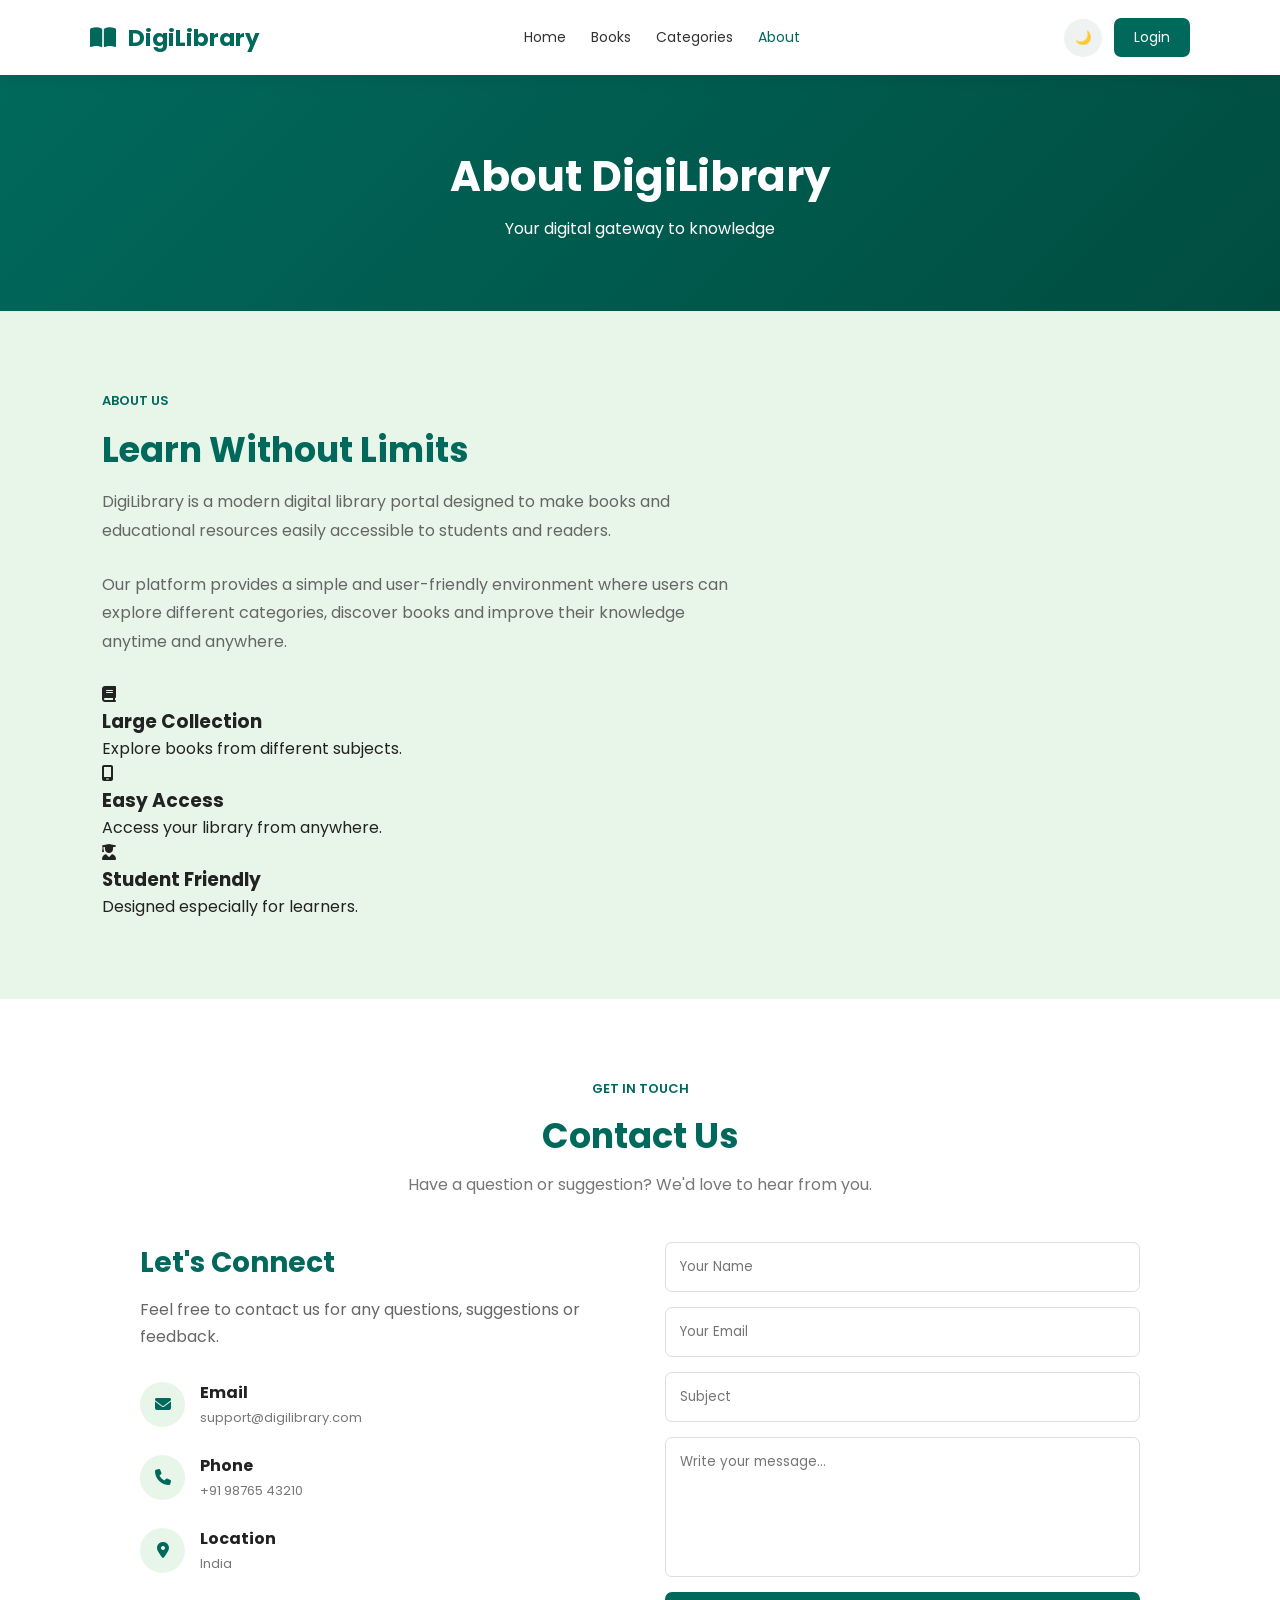
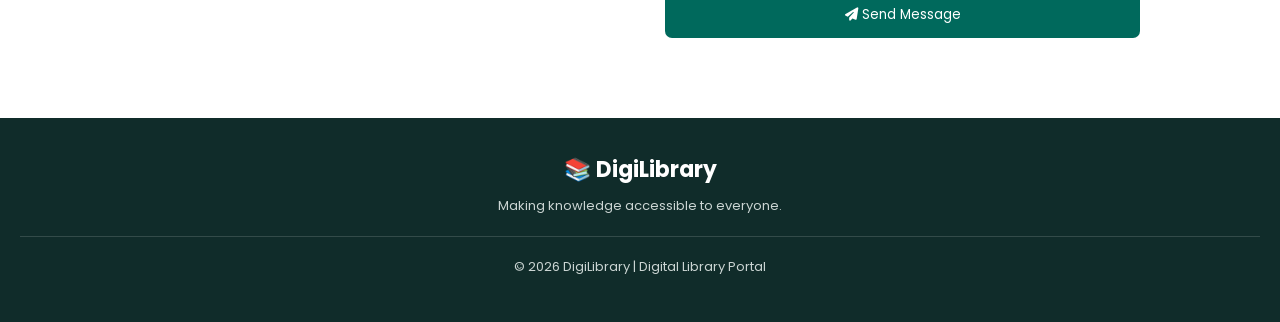
<file: about.html>
<!DOCTYPE html>
<html lang="en">

<head>

    <meta charset="UTF-8">

    <meta name="viewport"
    content="width=device-width, initial-scale=1.0">

    <title>About | DigiLibrary</title>

    <link rel="stylesheet"
    href="style.css">

    <link rel="stylesheet"
    href="https://cdnjs.cloudflare.com/ajax/libs/font-awesome/6.5.2/css/all.min.css">

</head>


<body>


<!-- NAVBAR -->

<header>

    <div class="logo">

        <i class="fa-solid fa-book-open"></i>

        DigiLibrary

    </div>


    <nav>

        <a href="index.html">
            Home
        </a>

        <a href="books.html">
            Books
        </a>

        <a href="categories.html">
            Categories
        </a>

        <a href="about.html"
        class="active">
            About
        </a>

    </nav>


    <div class="nav-right">

        <button id="darkMode">
            🌙
        </button>

        <a href="login.html"
        class="login-btn">
            Login
        </a>

    </div>

</header>



<!-- PAGE TITLE -->

<section class="page-title">

    <h1>About DigiLibrary</h1>

    <p>
        Your digital gateway to knowledge
    </p>

</section>



<!-- ABOUT -->

<section class="home-about">

    <p class="small-title">
        ABOUT US
    </p>

    <h2>
        Learn Without Limits
    </h2>

    <p>

        DigiLibrary is a modern digital library portal
        designed to make books and educational resources
        easily accessible to students and readers.

    </p>

    <p>

        Our platform provides a simple and user-friendly
        environment where users can explore different
        categories, discover books and improve their
        knowledge anytime and anywhere.

    </p>


    <div class="about-features">

        <div>

            <i class="fa-solid fa-book"></i>

            <h3>
                Large Collection
            </h3>

            <p>
                Explore books from different subjects.
            </p>

        </div>


        <div>

            <i class="fa-solid fa-mobile-screen"></i>

            <h3>
                Easy Access
            </h3>

            <p>
                Access your library from anywhere.
            </p>

        </div>


        <div>

            <i class="fa-solid fa-user-graduate"></i>

            <h3>
                Student Friendly
            </h3>

            <p>
                Designed especially for learners.
            </p>

        </div>

    </div>

</section>



<!-- CONTACT US -->

<section class="contact-section">

    <div class="contact-heading">

        <p class="small-title">
            GET IN TOUCH
        </p>

        <h2>
            Contact Us
        </h2>

        <p>
            Have a question or suggestion?
            We'd love to hear from you.
        </p>

    </div>


    <div class="contact-container">


        <!-- CONTACT INFORMATION -->

        <div class="contact-info">

            <h3>
                Let's Connect
            </h3>

            <p>
                Feel free to contact us for any
                questions, suggestions or feedback.
            </p>


            <div class="contact-item">

                <i class="fa-solid fa-envelope"></i>

                <div>

                    <h4>Email</h4>

                    <p>
                        support@digilibrary.com
                    </p>

                </div>

            </div>


            <div class="contact-item">

                <i class="fa-solid fa-phone"></i>

                <div>

                    <h4>Phone</h4>

                    <p>
                        +91 98765 43210
                    </p>

                </div>

            </div>


            <div class="contact-item">

                <i class="fa-solid fa-location-dot"></i>

                <div>

                    <h4>Location</h4>

                    <p>
                        India
                    </p>

                </div>

            </div>

        </div>



        <!-- CONTACT FORM -->

        <form id="contactForm"
        class="contact-form">

            <input
            type="text"
            placeholder="Your Name"
            required>


            <input
            type="email"
            placeholder="Your Email"
            required>


            <input
            type="text"
            placeholder="Subject"
            required>


            <textarea
            placeholder="Write your message..."
            required></textarea>


            <button type="submit">

                <i class="fa-solid fa-paper-plane"></i>

                Send Message

            </button>

        </form>

    </div>

</section>



<!-- FOOTER -->

<footer>

    <h3>
        📚 DigiLibrary
    </h3>

    <p>
        Making knowledge accessible to everyone.
    </p>

    <hr>

    <p>
        © 2026 DigiLibrary |
        Digital Library Portal
    </p>

</footer>



<script src="script.js"></script>


<script>

document.getElementById("contactForm")
.addEventListener("submit", function(e){

    e.preventDefault();

    alert(
        "Thank you for contacting DigiLibrary! 📩\n\n" +
        "Your message has been received."
    );

    this.reset();

});

</script>


</body>

</html>
</file>
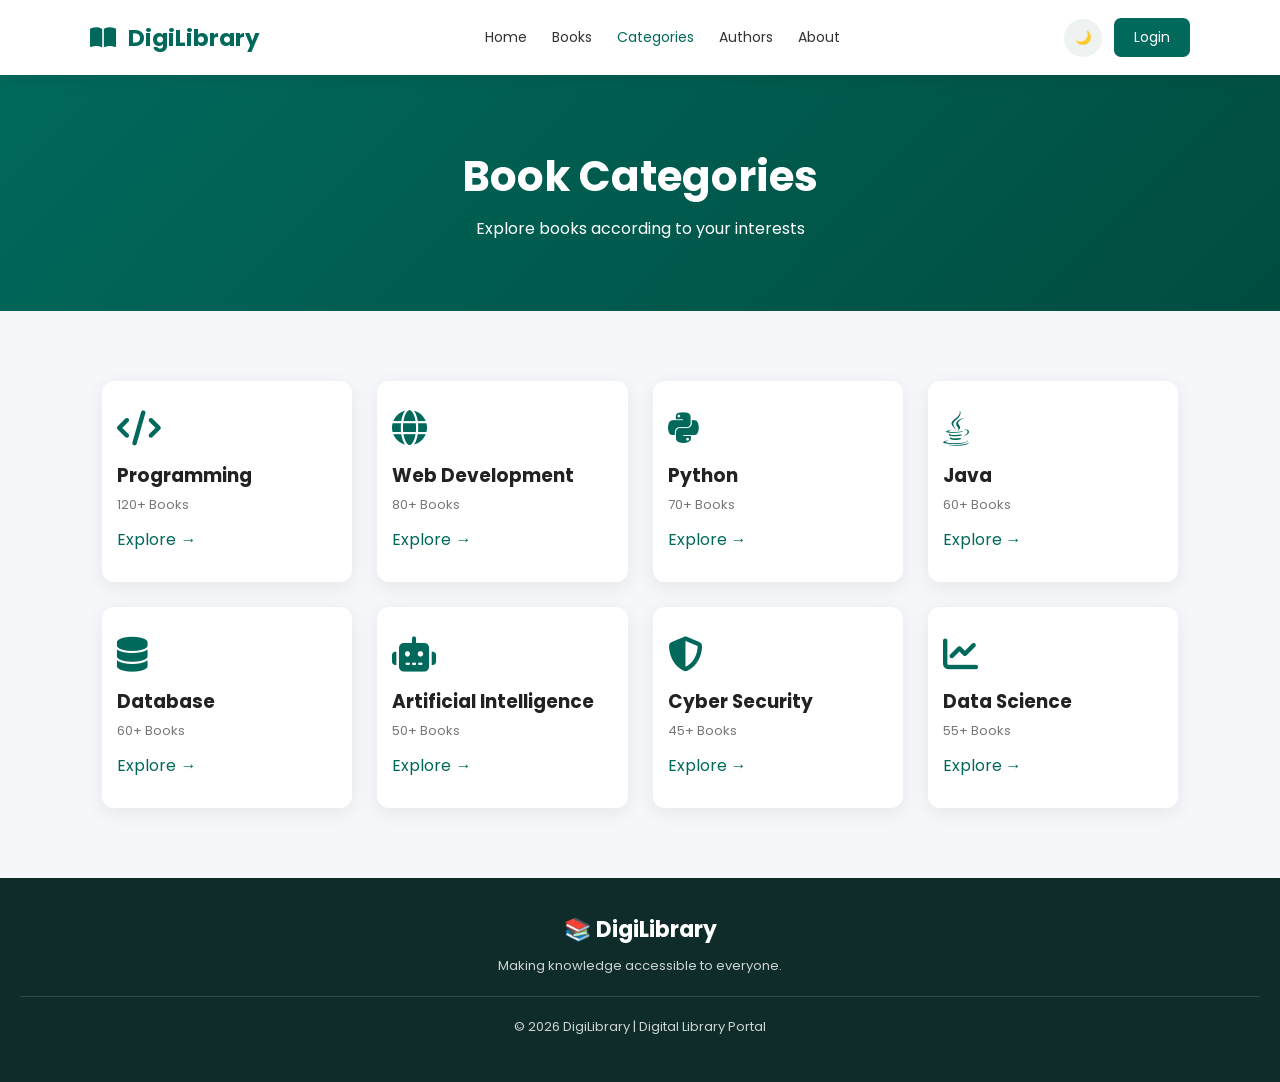
<file: categories.html>
<!DOCTYPE html>
<html lang="en">
<head>
    <meta charset="UTF-8">
    <meta name="viewport" content="width=device-width, initial-scale=1.0">
    <title>Categories | DigiLibrary</title>

    <link rel="stylesheet" href="style.css">

    <link rel="stylesheet"
    href="https://cdnjs.cloudflare.com/ajax/libs/font-awesome/6.5.2/css/all.min.css">
</head>

<body>

<!-- NAVBAR -->

<header>

    <div class="logo">
        <i class="fa-solid fa-book-open"></i>
        DigiLibrary
    </div>

    <nav>
        <a href="index.html">Home</a>
        <a href="books.html">Books</a>
        <a href="categories.html" class="active">Categories</a>
        <a href="authors.html">Authors</a>
        <a href="about.html">About</a>
    </nav>

    <div class="nav-right">
        <button id="darkMode">🌙</button>
        <a href="login.html" class="login-btn">Login</a>
    </div>

</header>


<!-- PAGE TITLE -->

<section class="page-title">

    <h1>Book Categories</h1>

    <p>
        Explore books according to your interests
    </p>

</section>


<!-- CATEGORIES -->

<section class="category-page">

    <div class="category-container">

        <div class="category-card">
            <i class="fa-solid fa-code"></i>
            <h3>Programming</h3>
            <p>120+ Books</p>
            <a href="books.html">Explore →</a>
        </div>

        <div class="category-card">
            <i class="fa-solid fa-globe"></i>
            <h3>Web Development</h3>
            <p>80+ Books</p>
            <a href="books.html">Explore →</a>
        </div>

        <div class="category-card">
            <i class="fa-brands fa-python"></i>
            <h3>Python</h3>
            <p>70+ Books</p>
            <a href="books.html">Explore →</a>
        </div>

        <div class="category-card">
            <i class="fa-brands fa-java"></i>
            <h3>Java</h3>
            <p>60+ Books</p>
            <a href="books.html">Explore →</a>
        </div>

        <div class="category-card">
            <i class="fa-solid fa-database"></i>
            <h3>Database</h3>
            <p>60+ Books</p>
            <a href="books.html">Explore →</a>
        </div>

        <div class="category-card">
            <i class="fa-solid fa-robot"></i>
            <h3>Artificial Intelligence</h3>
            <p>50+ Books</p>
            <a href="books.html">Explore →</a>
        </div>

        <div class="category-card">
            <i class="fa-solid fa-shield-halved"></i>
            <h3>Cyber Security</h3>
            <p>45+ Books</p>
            <a href="books.html">Explore →</a>
        </div>

        <div class="category-card">
            <i class="fa-solid fa-chart-line"></i>
            <h3>Data Science</h3>
            <p>55+ Books</p>
            <a href="books.html">Explore →</a>
        </div>

    </div>

</section>


<!-- FOOTER -->

<footer>

    <h3>📚 DigiLibrary</h3>

    <p>
        Making knowledge accessible to everyone.
    </p>

    <hr>

    <p>
        © 2026 DigiLibrary | Digital Library Portal
    </p>

</footer>


<script src="script.js"></script>

</body>
</html>
</file>
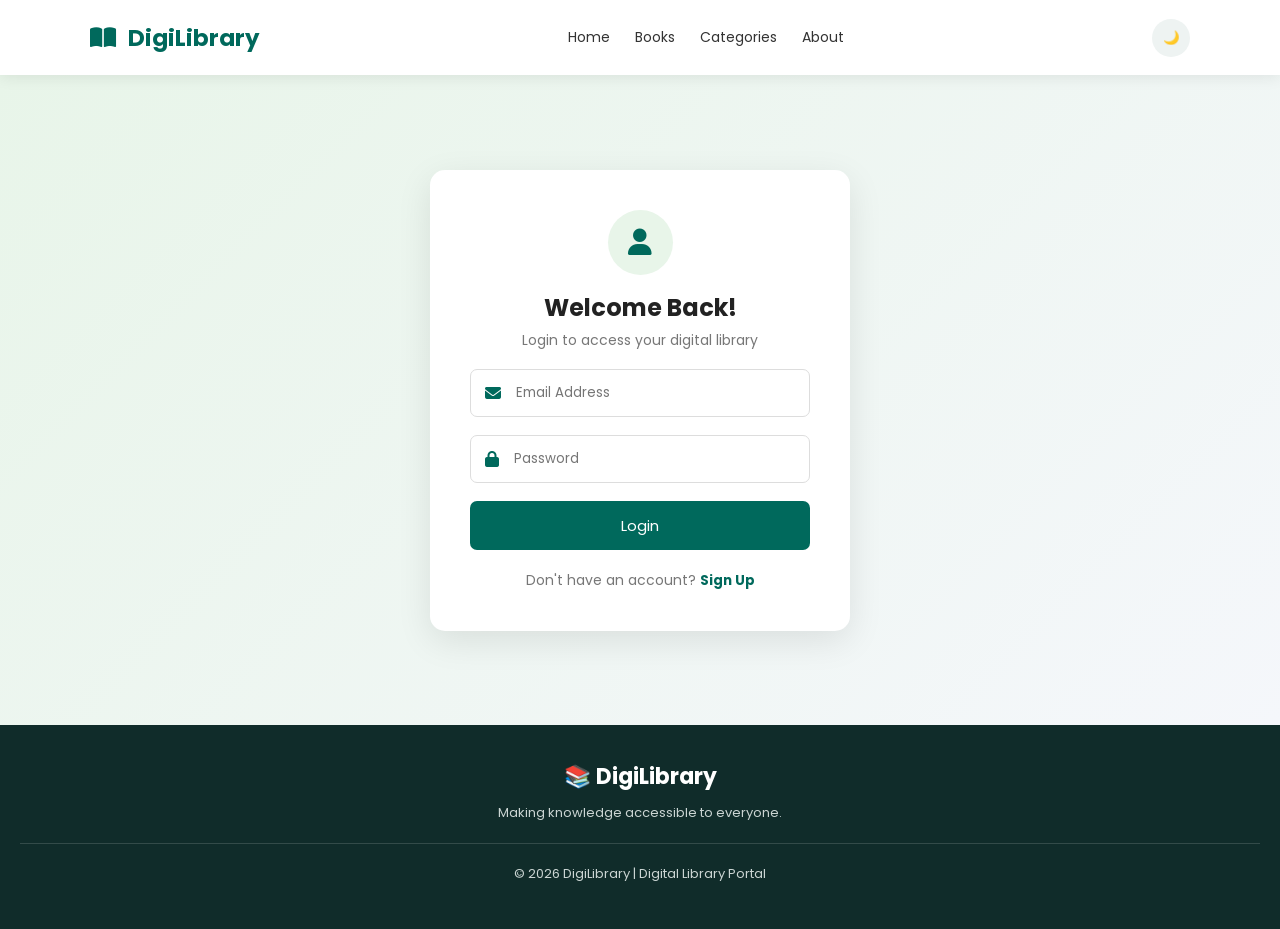
<file: login.html>
<!DOCTYPE html>
<html lang="en">
<head>
    <meta charset="UTF-8">
    <meta name="viewport" content="width=device-width, initial-scale=1.0">

    <title>Login | DigiLibrary</title>

    <link rel="stylesheet" href="style.css">

    <link rel="stylesheet"
    href="https://cdnjs.cloudflare.com/ajax/libs/font-awesome/6.5.2/css/all.min.css">
</head>

<body>

<!-- NAVBAR -->

<header>

    <div class="logo">
        <i class="fa-solid fa-book-open"></i>
        DigiLibrary
    </div>

    <nav>
        <a href="index.html">Home</a>
        <a href="books.html">Books</a>
        <a href="categories.html">Categories</a>
        <a href="about.html">About</a>
    </nav>

    <div class="nav-right">
        <button id="darkMode">🌙</button>
    </div>

</header>


<!-- LOGIN -->

<section class="login-page">

    <div class="login-box">

        <div class="login-icon">
            <i class="fa-solid fa-user"></i>
        </div>

        <h1 id="formTitle">Welcome Back!</h1>

        <p id="formSubtitle">
            Login to access your digital library
        </p>


        <form id="loginForm">

            <!-- NAME - SIGN UP ONLY -->

            <div class="input-box signup-field">

                <i class="fa-solid fa-user"></i>

                <input
                type="text"
                id="name"
                placeholder="Full Name">

            </div>


            <div class="input-box">

                <i class="fa-solid fa-envelope"></i>

                <input
                type="email"
                id="email"
                placeholder="Email Address"
                required>

            </div>


            <div class="input-box">

                <i class="fa-solid fa-lock"></i>

                <input
                type="password"
                id="password"
                placeholder="Password"
                required>

            </div>


            <button type="submit" class="login-submit">
                Login
            </button>

        </form>


        <p class="switch-text">

            Don't have an account?

            <button id="switchForm">
                Sign Up
            </button>

        </p>

    </div>

</section>


<!-- FOOTER -->

<footer>

    <h3>📚 DigiLibrary</h3>

    <p>
        Making knowledge accessible to everyone.
    </p>

    <hr>

    <p>
        © 2026 DigiLibrary | Digital Library Portal
    </p>

</footer>


<script src="script.js"></script>

<script>

const loginForm = document.getElementById("loginForm");
const switchForm = document.getElementById("switchForm");

const formTitle = document.getElementById("formTitle");
const formSubtitle = document.getElementById("formSubtitle");

const signupField =
document.querySelector(".signup-field");

let isSignup = false;


/* LOGIN / SIGN UP SWITCH */

switchForm.addEventListener("click", function(){

    isSignup = !isSignup;

    if(isSignup){

        formTitle.innerText = "Create Account";

        formSubtitle.innerText =
        "Sign up to start using DigiLibrary";

        signupField.style.display = "flex";

        loginForm.querySelector("button[type='submit']")
        .innerText = "Sign Up";

        switchForm.innerText = "Login";

        document.querySelector(".switch-text")
        .childNodes[0].textContent =
        "Already have an account? ";

    }else{

        formTitle.innerText = "Welcome Back!";

        formSubtitle.innerText =
        "Login to access your digital library";

        signupField.style.display = "none";

        loginForm.querySelector("button[type='submit']")
        .innerText = "Login";

        switchForm.innerText = "Sign Up";

        document.querySelector(".switch-text")
        .childNodes[0].textContent =
        "Don't have an account? ";
    }

});


/* FORM SUBMIT */

loginForm.addEventListener("submit", function(e){

    e.preventDefault();

    let name =
    document.getElementById("name").value;

    let email =
    document.getElementById("email").value;

    if(isSignup){

        alert(
        "Account created successfully! 🎉\nWelcome " +
        name
        );

    }else{

        alert(
        "Login successful! 📚\nWelcome back!"
        );

    }

    loginForm.reset();

});

</script>

</body>
</html>
</file>
<file: style.css>
/*  RESET  */
@import url('https://fonts.googleapis.com/css2?family=Poppins:wght@400;500;600;700&display=swap');

*{
    margin:0;
    padding:0;
    box-sizing:border-box;
    font-family:'Poppins',sans-serif;
}

html{
    scroll-behavior:smooth;
}

body{
    background:#f5f7fb;
    color:#222;
}

a{
    text-decoration:none;
}

/* ================= NAVBAR ================= */

header{
    height:75px;
    padding:0 7%;
    background:white;
    display:flex;
    align-items:center;
    justify-content:space-between;
    position:sticky;
    top:0;
    z-index:1000;
    box-shadow:0 2px 15px #00000015;
}

.logo{
    color:#00695c;
    font-size:23px;
    font-weight:700;
}

.logo i{
    margin-right:7px;
}

nav{
    display:flex;
    gap:25px;
}

nav a{
    color:#333;
    font-size:14px;
    transition:.3s;
}

nav a:hover,
nav a.active{
    color:#00695c;
}

.nav-right{
    display:flex;
    align-items:center;
    gap:12px;
}

#darkMode{
    border:0;
    background:#eef3f2;
    width:38px;
    height:38px;
    border-radius:50%;
    cursor:pointer;
}

.login-btn{
    background:#00695c;
    color:white;
    padding:9px 20px;
    border-radius:7px;
    font-size:14px;
}

/* ================= HERO ================= */

.hero{
    min-height:650px;
    background:
    linear-gradient(#00000088,#00000055),
    url("background image.png") center/cover no-repeat;

    display:flex;
    justify-content:center;
    align-items:center;
    text-align:center;
    color:white;
    padding:40px 20px;
}

.overlay{
    max-width:750px;
}

.overlay > p:first-child{
    color:#ffeb3b;
    font-size:14px;
    font-weight:600;
    letter-spacing:2px;
}

.overlay h1{
    font-size:52px;
    line-height:1.2;
    margin:15px 0;
}

.overlay h1 span{
    color:#ffeb3b;
}

.overlay p{
    line-height:1.8;
    color:#eee;
}

.hero-buttons{
    margin-top:30px;
    display:flex;
    justify-content:center;
    gap:15px;
}

.primary-btn,
.secondary-btn{
    padding:12px 24px;
    border-radius:7px;
    transition:.3s;
}

.primary-btn{
    background:#00695c;
    color:white;
}

.primary-btn:hover{
    background:#004d40;
}

.secondary-btn{
    border:1px solid white;
    color:white;
}

.secondary-btn:hover{
    background:white;
    color:#00695c;
}

/* ================= SEARCH ================= */

.search-section{
    background:white;
    padding:60px 20px;
    text-align:center;
}

.search-section h2{
    color:#00695c;
    margin-bottom:8px;
}

.search-section p{
    color:#777;
    margin-bottom:25px;
}

.search-box{
    max-width:600px;
    margin:auto;
    display:flex;
}

.search-box input{
    flex:1;
    padding:14px;
    border:2px solid #00695c;
    outline:none;
}

.search-box button{
    padding:0 22px;
    border:0;
    background:#00695c;
    color:white;
    cursor:pointer;
}

/* ================= CATEGORIES ================= */

.categories{
    padding:70px 8%;
    text-align:center;
}

.categories h2{
    color:#00695c;
    margin-bottom:35px;
}

.category-container{
    display:grid;
    grid-template-columns:repeat(4,1fr);
    gap:22px;
}

.category-card{
    background:white;
    padding:30px 15px;
    border-radius:12px;
    box-shadow:0 5px 20px #00000012;
    transition:.3s;
}

.category-card:hover{
    transform:translateY(-7px);
}

.category-card i{
    font-size:35px;
    color:#00695c;
    margin-bottom:15px;
}

.category-card h3{
    margin-bottom:5px;
}

.category-card p{
    color:#777;
    font-size:13px;
}

.category-card a{
    display:inline-block;
    margin-top:12px;
    color:#00695c;
}

/* ================= FEATURED BOOKS ================= */

.featured{
    padding:70px 8%;
    background:white;
}

.section-title{
    display:flex;
    justify-content:space-between;
    align-items:center;
    margin-bottom:35px;
}

.section-title h2{
    color:#00695c;
}

.section-title p{
    color:#777;
    margin-top:5px;
}

.section-title > a{
    color:#00695c;
}

.book-container,
.book-grid{
    display:grid;
    grid-template-columns:repeat(3,1fr);
    gap:25px;
}

.book-card{
    background:#f8fafc;
    border-radius:12px;
    overflow:hidden;
    box-shadow:0 5px 18px #00000012;
    transition:.3s;
}

.book-card:hover{
    transform:translateY(-7px);
    box-shadow:0 10px 25px #00000020;
}

.book-card img{
    width:100%;
    height:250px;
    object-fit:contain;
    background:white;
}

.book-info{
    padding:20px;
}

.book-info span{
    color:#00695c;
    font-size:12px;
}

.book-info h3{
    margin:7px 0;
}

.book-info p{
    color:#777;
    font-size:13px;
}

.rating{
    margin:12px 0;
}

.book-info a,
.book-info button{
    display:inline-block;
    background:#00695c;
    color:white;
    border:0;
    padding:9px 16px;
    border-radius:6px;
    cursor:pointer;
}

/* ================= STATISTICS ================= */

.stats{
    padding:55px 8%;
    background:#00695c;
    color:white;
    display:grid;
    grid-template-columns:repeat(4,1fr);
    text-align:center;
}

.stats i{
    font-size:28px;
    margin-bottom:10px;
}

.stats h2{
    font-size:28px;
}

.stats p{
    opacity:.85;
}

/* ================= ABOUT ================= */

.home-about{
    padding:80px 8%;
    background:#e8f5e9;
}

.small-title{
    color:#00695c;
    font-size:13px;
    font-weight:600;
}

.home-about h2{
    color:#00695c;
    font-size:35px;
    margin:12px 0;
}

.home-about > p:not(.small-title){
    max-width:650px;
    line-height:1.8;
    color:#666;
    margin-bottom:25px;
}

/* ================= BOOK PAGE ================= */

.page-title{
    padding:70px 20px;
    text-align:center;
    background:linear-gradient(135deg,#00695c,#004d40);
    color:white;
}

.page-title h1{
    font-size:42px;
}

.page-title p{
    margin-top:8px;
}

.book-search{
    padding:35px 8%;
    display:flex;
    justify-content:center;
    gap:15px;
    background:white;
}

.book-search input,
.book-search select{
    padding:13px 16px;
    border:1px solid #ddd;
    border-radius:7px;
    outline:none;
}

.book-search input{
    width:400px;
}

.all-books{
    padding:50px 8%;
}

.book-grid{
    grid-template-columns:repeat(3,1fr);
}

/* ================= BOOK POPUP ================= */

.modal{
    display:none;
    position:fixed;
    inset:0;
    background:#00000099;
    z-index:2000;
    align-items:center;
    justify-content:center;
    padding:20px;
}

.modal-content{
    background:white;
    width:400px;
    max-width:100%;
    padding:35px;
    border-radius:12px;
    text-align:center;
    position:relative;
}

.close{
    position:absolute;
    right:15px;
    top:8px;
    border:0;
    background:none;
    font-size:28px;
    cursor:pointer;
}

.modal-icon{
    font-size:50px;
    color:#00695c;
    margin-bottom:15px;
}

.modal-content h4{
    color:#00695c;
    margin:8px;
}

.modal-content p{
    color:#666;
    line-height:1.7;
    margin:15px 0;
}

.read-btn{
    border:0;
    padding:11px 20px;
    border-radius:7px;
    background:#00695c;
    color:white;
    cursor:pointer;
}

/* ================= CATEGORY PAGE ================= */

.category-page{
    padding:70px 8%;
    min-height:500px;
}

.category-page .category-container{
    display:grid;
    grid-template-columns:repeat(4,1fr);
    gap:25px;
}

/* ================= FOOTER ================= */

footer{
    background:#102c2a;
    color:white;
    text-align:center;
    padding:35px 20px;
}

footer h3{
    font-size:22px;
}

footer p{
    color:#cbd5d3;
    margin:10px;
    font-size:13px;
}

footer hr{
    border:0;
    border-top:1px solid #ffffff25;
    margin:20px 0;
}

.social{
    display:flex;
    justify-content:center;
    gap:20px;
    margin:18px;
}

/* ================= DARK MODE ================= */

body.dark{
    background:#101719;
    color:white;
}

body.dark header,
body.dark .search-section,
body.dark .featured,
body.dark .book-search{
    background:#182326;
}

body.dark nav a{
    color:#ddd;
}

body.dark .category-card,
body.dark .book-card{
    background:#182326;
}

body.dark .home-about{
    background:#13201f;
}

body.dark .search-section h2,
body.dark .featured h2,
body.dark .categories h2,
body.dark .home-about h2{
    color:#80cbc4;
}

body.dark .modal-content{
    background:#182326;
}

body.dark .modal-content p{
    color:#ccc;
}

/* ================= RESPONSIVE ================= */

@media(max-width:900px){

    header{
        padding:15px 4%;
    }

    .category-container,
    .category-page .category-container{
        grid-template-columns:repeat(2,1fr);
    }

    .book-container,
    .book-grid{
        grid-template-columns:repeat(2,1fr);
    }

    .stats{
        grid-template-columns:repeat(2,1fr);
        gap:30px;
    }
}

@media(max-width:650px){

    header{
        height:auto;
        padding:15px;
        flex-wrap:wrap;
        gap:12px;
    }

    nav{
        order:3;
        width:100%;
        justify-content:center;
        flex-wrap:wrap;
        gap:12px;
    }

    .hero{
        min-height:550px;
    }

    .overlay h1{
        font-size:36px;
    }

    .hero-buttons{
        flex-direction:column;
        align-items:center;
    }

    .search-box{
        flex-direction:column;
    }

    .search-box button{
        padding:12px;
    }

    .category-container,
    .category-page .category-container,
    .book-container,
    .book-grid,
    .stats{
        grid-template-columns:1fr;
    }

    .book-search{
        flex-direction:column;
    }

    .book-search input{
        width:100%;
    }

    .section-title{
        display:block;
    }

    .section-title > a{
        display:inline-block;
        margin-top:12px;
    }
}

/* ================= LOGIN PAGE ================= */

.login-page{
    min-height:650px;
    display:flex;
    justify-content:center;
    align-items:center;
    padding:60px 20px;
    background:linear-gradient(135deg,#e8f5e9,#f5f7fb);
}

.login-box{
    width:420px;
    background:white;
    padding:40px;
    border-radius:15px;
    text-align:center;
    box-shadow:0 10px 35px #00000018;
}

.login-icon{
    width:65px;
    height:65px;
    margin:auto;
    display:flex;
    align-items:center;
    justify-content:center;
    border-radius:50%;
    background:#e8f5e9;
    color:#00695c;
    font-size:27px;
}

.login-box h1{
    margin:15px 0 5px;
}

.login-box > p{
    color:#777;
    font-size:14px;
}

.input-box{
    display:flex;
    align-items:center;
    gap:10px;
    margin:18px 0;
    border:1px solid #ddd;
    border-radius:7px;
    padding:0 14px;
}

.input-box i{
    color:#00695c;
}

.input-box input{
    width:100%;
    padding:13px 5px;
    border:0;
    outline:0;
}

.login-submit{
    width:100%;
    padding:13px;
    background:#00695c;
    color:white;
    border:0;
    border-radius:7px;
    cursor:pointer;
    font-size:15px;
}

.login-submit:hover{
    background:#004d40;
}

.signup-field{
    display:none;
}

.switch-text{
    margin-top:20px;
}

.switch-text button{
    border:0;
    background:none;
    color:#00695c;
    font-weight:bold;
    cursor:pointer;
}


/* ================= CONTACT PAGE ================= */

.contact-section{
    padding:80px 8%;
    background:white;
}

.contact-heading{
    text-align:center;
    margin-bottom:45px;
}

.contact-heading h2{
    color:#00695c;
    font-size:35px;
    margin:10px 0;
}

.contact-heading p:last-child{
    color:#777;
}

.contact-container{
    max-width:1000px;
    margin:auto;
    display:grid;
    grid-template-columns:1fr 1fr;
    gap:50px;
}

.contact-info h3{
    font-size:28px;
    color:#00695c;
    margin-bottom:12px;
}

.contact-info > p{
    color:#666;
    line-height:1.7;
    margin-bottom:30px;
}

.contact-item{
    display:flex;
    gap:15px;
    align-items:center;
    margin:25px 0;
}

.contact-item > i{
    width:45px;
    height:45px;
    display:flex;
    align-items:center;
    justify-content:center;
    background:#e8f5e9;
    color:#00695c;
    border-radius:50%;
}

.contact-item h4{
    margin-bottom:3px;
}

.contact-item p{
    color:#777;
    font-size:13px;
}

.contact-form{
    display:flex;
    flex-direction:column;
}

.contact-form input,
.contact-form textarea{
    width:100%;
    padding:14px;
    margin-bottom:15px;
    border:1px solid #ddd;
    border-radius:7px;
    outline:none;
}

.contact-form input:focus,
.contact-form textarea:focus{
    border-color:#00695c;
}

.contact-form textarea{
    height:140px;
    resize:none;
}

.contact-form button{
    padding:13px;
    background:#00695c;
    color:white;
    border:0;
    border-radius:7px;
    cursor:pointer;
}

.contact-form button:hover{
    background:#004d40;
}


/* MOBILE */

@media(max-width:700px){

    .login-box{
        width:100%;
        padding:30px 20px;
    }

    .contact-container{
        grid-template-columns:1fr;
    }

}
</file>
